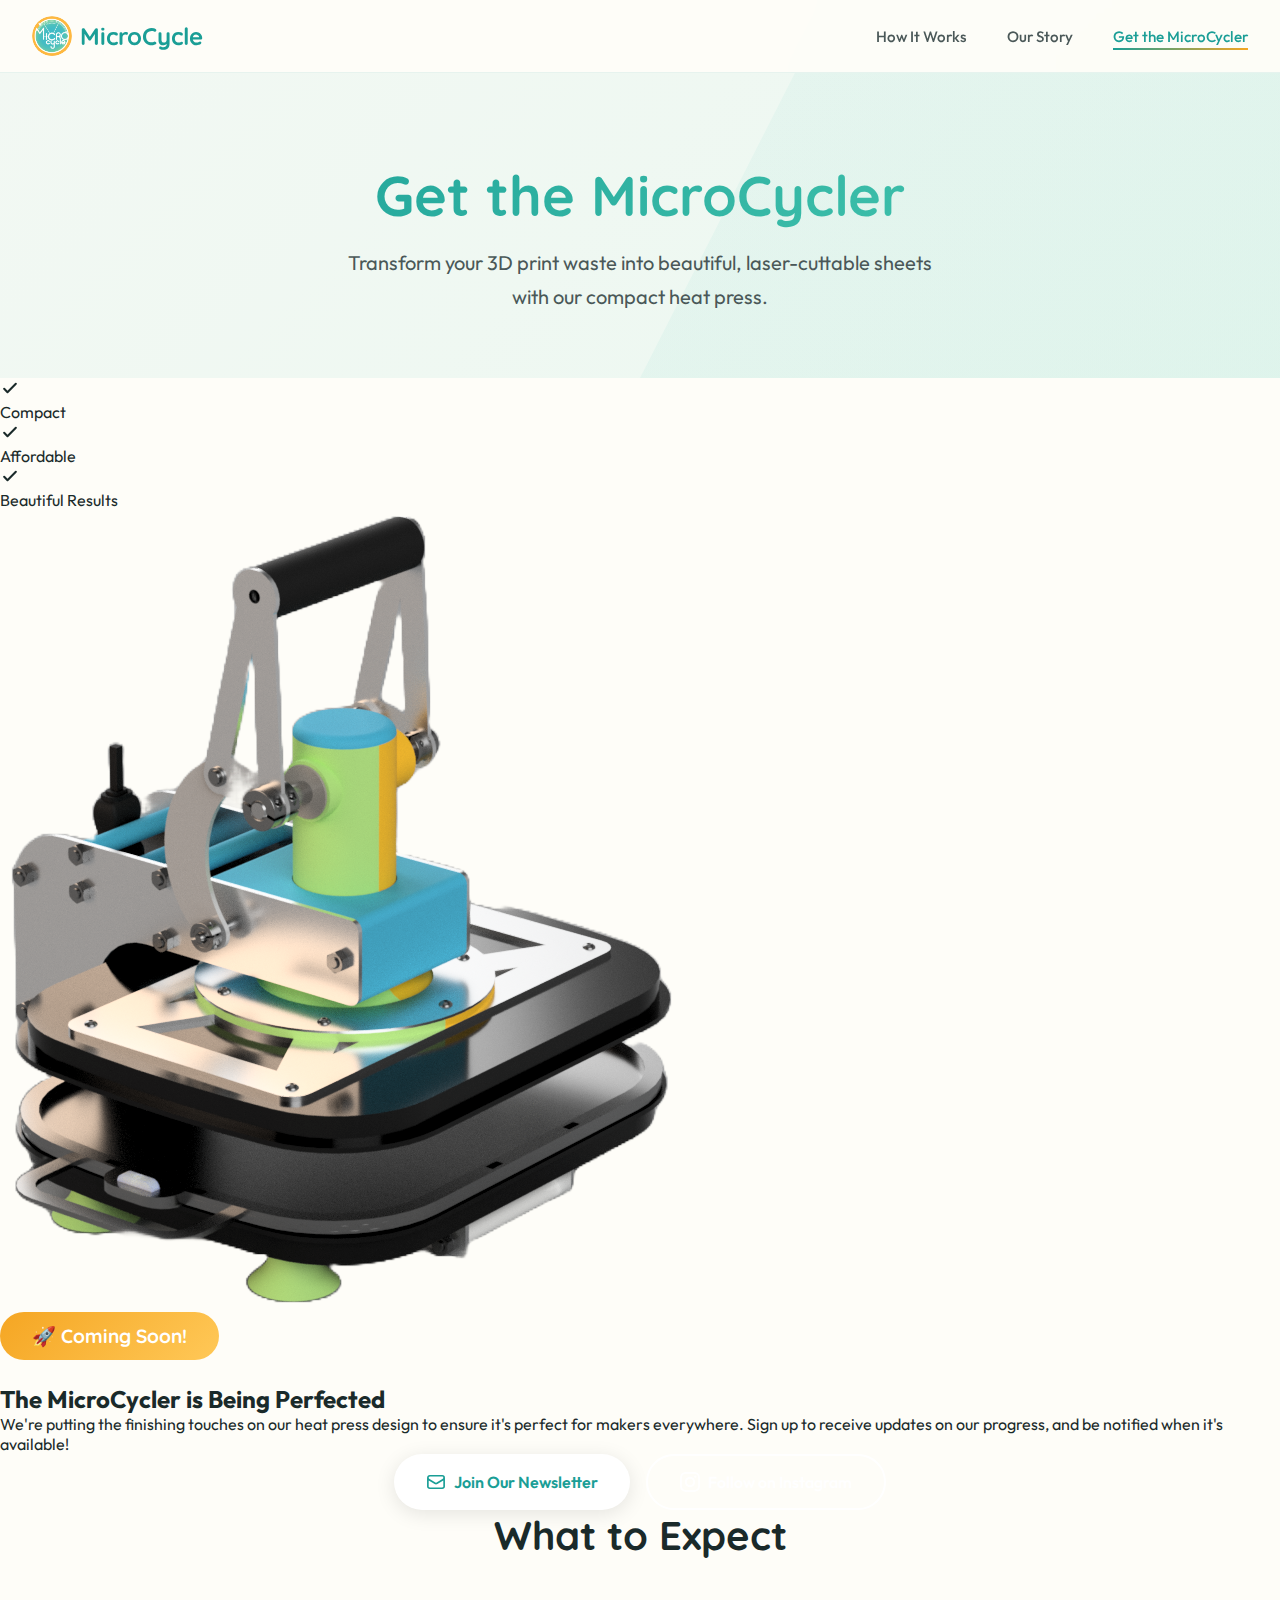
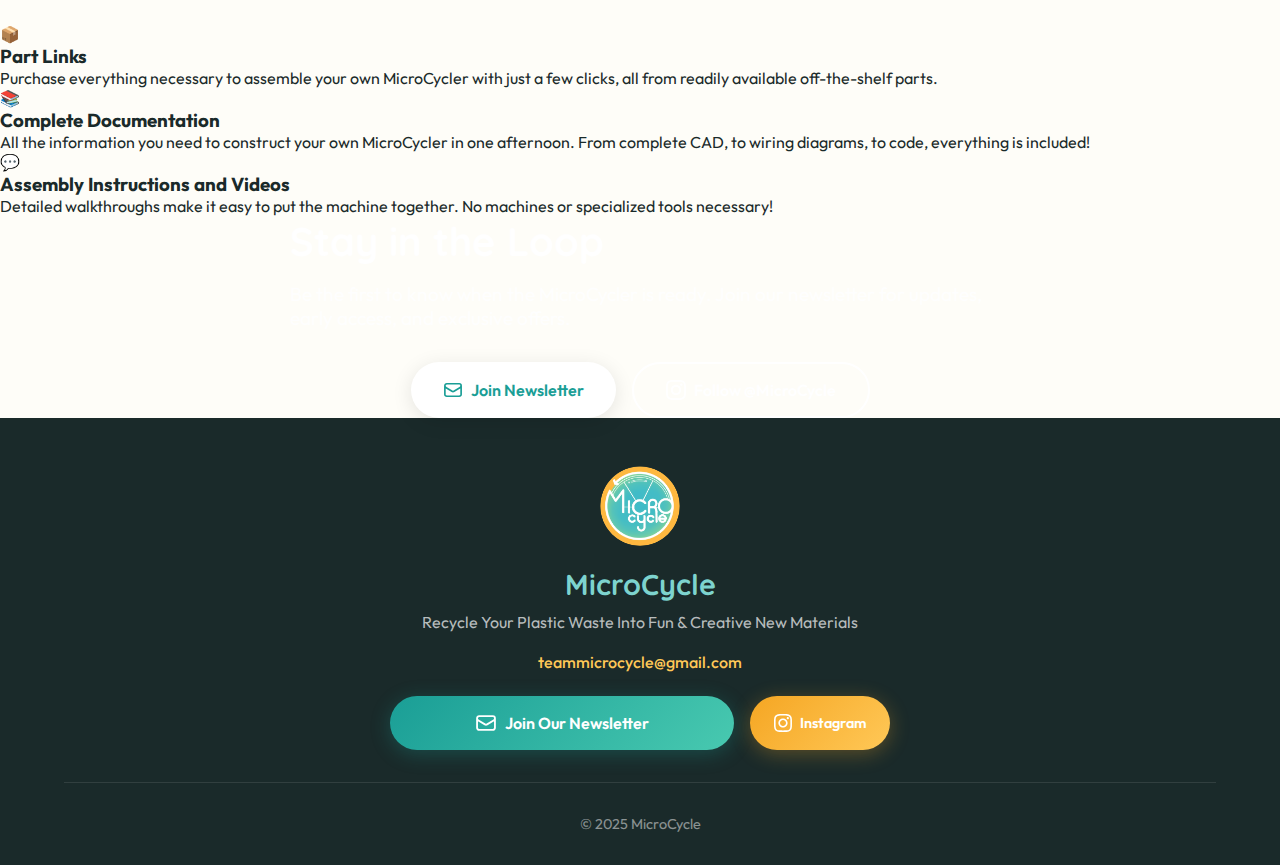
<file: get-the-microcycler.html>
<!DOCTYPE html>
<html lang="en">
<head>
    <meta charset="UTF-8">
    <meta name="viewport" content="width=device-width, initial-scale=1.0">
    <title>Get the MicroCycler - MicroCycle</title>
    <link rel="preconnect" href="https://fonts.googleapis.com">
    <link rel="preconnect" href="https://fonts.gstatic.com" crossorigin>
    <link href="https://fonts.googleapis.com/css2?family=Quicksand:wght@400;500;600;700&family=Outfit:wght@300;400;500;600;700&display=swap" rel="stylesheet">
    <link rel="stylesheet" href="styles.css">
    <link rel="icon" type="image/jpg" href="images\MicroCycle Logo Colorful.png"/>
</head>
<body>
    <!-- Navigation -->
    <nav id="navbar">
        <a href="index.html" class="nav-logo">
            <img src="images/MicroCycle Logo Colorful.png" alt="MicroCycle Logo" class="nav-logo-img">
            MicroCycle
        </a>
        <ul class="nav-links">
            <li><a href="how-it-works.html">How It Works</a></li>
            <li><a href="our-story.html">Our Story</a></li>
            <li><a href="get-the-microcycler.html" class="active">Get the MicroCycler</a></li>
        </ul>
        <button class="mobile-menu-btn" aria-label="Menu" onclick="toggleMobileMenu()">
            <span></span>
            <span></span>
            <span></span>
        </button>
    </nav>

    <!-- Mobile Menu -->
    <div class="mobile-menu" id="mobileMenu">
        <a href="how-it-works.html">How It Works</a>
        <a href="our-story.html">Our Story</a>
        <a href="get-the-microcycler.html">Get the MicroCycler</a>
    </div>

    <!-- Page Hero -->
    <section class="page-hero">
        <h1>Get the MicroCycler</h1>
        <p>Transform your 3D print waste into beautiful, laser-cuttable sheets with our compact heat press.</p>
    </section>

    <!-- Features Section - Two Column Layout -->
    <section class="features-two-col">
        <div class="features-content-wrapper">
            <div class="features-text-column">
                <ul class="features-list">
                    <li class="feature-item">
                        <div class="feature-bullet">
                            <svg width="20" height="20" fill="none" stroke="currentColor" stroke-width="2.5" viewBox="0 0 24 24">
                                <path stroke-linecap="round" stroke-linejoin="round" d="M5 13l4 4L19 7"/>
                            </svg>
                        </div>
                        <span>Compact</span>
                    </li>
                    <li class="feature-item">
                        <div class="feature-bullet">
                            <svg width="20" height="20" fill="none" stroke="currentColor" stroke-width="2.5" viewBox="0 0 24 24">
                                <path stroke-linecap="round" stroke-linejoin="round" d="M5 13l4 4L19 7"/>
                            </svg>
                        </div>
                        <span>Affordable</span>
                    </li>
                    <li class="feature-item">
                        <div class="feature-bullet">
                            <svg width="20" height="20" fill="none" stroke="currentColor" stroke-width="2.5" viewBox="0 0 24 24">
                                <path stroke-linecap="round" stroke-linejoin="round" d="M5 13l4 4L19 7"/>
                            </svg>
                        </div>
                        <span>Beautiful Results</span>
                    </li>
                </ul>
            </div>
            <div class="features-image-column">
                <div class="features-image-box">
                    <img src="images/MicroCycler.png" alt="The MicroCycler Heat Press">
                </div>
            </div>
        </div>
    </section>

    <!-- Coming Soon Section -->
    <section class="coming-soon-section-bg">
        <div class="coming-soon-bg-image"></div>
        <div class="coming-soon-overlay"></div>
        <div class="coming-soon-content">
            <div class="coming-soon-badge">🚀 Coming Soon!</div>
            <h2>The MicroCycler is Being Perfected</h2>
            <p>We're putting the finishing touches on our heat press design to ensure it's perfect for makers everywhere. Sign up to receive updates on our progress, and be notified when it's available!</p>
            
            <div class="coming-soon-buttons">
                <a href="https://forms.gle/fahSinRrnQpfNKUM6" target="_blank" rel="noopener noreferrer" class="btn-white">
                    <svg width="20" height="20" fill="none" stroke="currentColor" stroke-width="2" viewBox="0 0 24 24">
                        <path stroke-linecap="round" stroke-linejoin="round" d="M21.75 6.75v10.5a2.25 2.25 0 01-2.25 2.25h-15a2.25 2.25 0 01-2.25-2.25V6.75m19.5 0A2.25 2.25 0 0019.5 4.5h-15a2.25 2.25 0 00-2.25 2.25m19.5 0v.243a2.25 2.25 0 01-1.07 1.916l-7.5 4.615a2.25 2.25 0 01-2.36 0L3.32 8.91a2.25 2.25 0 01-1.07-1.916V6.75"/>
                    </svg>
                    Join Our Newsletter
                </a>
                <a href="https://www.instagram.com/micro.cycle/" target="_blank" rel="noopener noreferrer" class="btn-outline-white">
                    <svg width="20" height="20" fill="currentColor" viewBox="0 0 24 24">
                        <path d="M12 2.163c3.204 0 3.584.012 4.85.07 3.252.148 4.771 1.691 4.919 4.919.058 1.265.069 1.645.069 4.849 0 3.205-.012 3.584-.069 4.849-.149 3.225-1.664 4.771-4.919 4.919-1.266.058-1.644.07-4.85.07-3.204 0-3.584-.012-4.849-.07-3.26-.149-4.771-1.699-4.919-4.92-.058-1.265-.07-1.644-.07-4.849 0-3.204.013-3.583.07-4.849.149-3.227 1.664-4.771 4.919-4.919 1.266-.057 1.645-.069 4.849-.069zm0-2.163c-3.259 0-3.667.014-4.947.072-4.358.2-6.78 2.618-6.98 6.98-.059 1.281-.073 1.689-.073 4.948 0 3.259.014 3.668.072 4.948.2 4.358 2.618 6.78 6.98 6.98 1.281.058 1.689.072 4.948.072 3.259 0 3.668-.014 4.948-.072 4.354-.2 6.782-2.618 6.979-6.98.059-1.28.073-1.689.073-4.948 0-3.259-.014-3.667-.072-4.947-.196-4.354-2.617-6.78-6.979-6.98-1.281-.059-1.69-.073-4.949-.073zm0 5.838c-3.403 0-6.162 2.759-6.162 6.162s2.759 6.163 6.162 6.163 6.162-2.759 6.162-6.163c0-3.403-2.759-6.162-6.162-6.162zm0 10.162c-2.209 0-4-1.79-4-4 0-2.209 1.791-4 4-4s4 1.791 4 4c0 2.21-1.791 4-4 4zm6.406-11.845c-.796 0-1.441.645-1.441 1.44s.645 1.44 1.441 1.44c.795 0 1.439-.645 1.439-1.44s-.644-1.44-1.439-1.44z"/>
                    </svg>
                    Follow on Instagram
                </a>
            </div>
        </div>
    </section>

    <!-- What to Expect Section -->
    <section class="what-to-expect">
        <div class="section-header">
            <h2>What to Expect</h2>
        </div>
        <div class="expect-grid">
            <div class="expect-card">
                <div class="expect-icon">📦</div>
                <h3>Part Links</h3>
                <p>Purchase everything necessary to assemble your own MicroCycler with just a few clicks, all from readily available off-the-shelf parts.</p>
            </div>
            <div class="expect-card">
                <div class="expect-icon">📚</div>
                <h3>Complete Documentation</h3>
                <p>All the information you need to construct your own MicroCycler in one afternoon. From complete CAD, to wiring diagrams, to code, everything is included!</p>
            </div>
            <div class="expect-card">
                <div class="expect-icon">💬</div>
                <h3>Assembly Instructions and Videos</h3>
                <p>Detailed walkthroughs make it easy to put the machine together. No machines or specialized tools necessary!</p>
            </div>
        </div>
    </section>

    <!-- CTA Section with Background Image -->
    <section class="cta-section-bg">
        <div class="cta-bg-image"></div>
        <div class="cta-overlay"></div>
        <div class="cta-content">
            <h2>Stay in the Loop</h2>
            <p>Be the first to know when the MicroCycler is ready. Join our newsletter for updates, early access, and exclusive offers.</p>
            <div class="cta-buttons">
                <a href="https://forms.gle/fahSinRrnQpfNKUM6" target="_blank" rel="noopener noreferrer" class="btn-white">
                    <svg width="20" height="20" fill="none" stroke="currentColor" stroke-width="2" viewBox="0 0 24 24">
                        <path stroke-linecap="round" stroke-linejoin="round" d="M21.75 6.75v10.5a2.25 2.25 0 01-2.25 2.25h-15a2.25 2.25 0 01-2.25-2.25V6.75m19.5 0A2.25 2.25 0 0019.5 4.5h-15a2.25 2.25 0 00-2.25 2.25m19.5 0v.243a2.25 2.25 0 01-1.07 1.916l-7.5 4.615a2.25 2.25 0 01-2.36 0L3.32 8.91a2.25 2.25 0 01-1.07-1.916V6.75"/>
                    </svg>
                    Join Newsletter
                </a>
                <a href="https://www.instagram.com/micro.cycle/" target="_blank" rel="noopener noreferrer" class="btn-outline-white">
                    <svg width="20" height="20" fill="currentColor" viewBox="0 0 24 24">
                        <path d="M12 2.163c3.204 0 3.584.012 4.85.07 3.252.148 4.771 1.691 4.919 4.919.058 1.265.069 1.645.069 4.849 0 3.205-.012 3.584-.069 4.849-.149 3.225-1.664 4.771-4.919 4.919-1.266.058-1.644.07-4.85.07-3.204 0-3.584-.012-4.849-.07-3.26-.149-4.771-1.699-4.919-4.92-.058-1.265-.07-1.644-.07-4.849 0-3.204.013-3.583.07-4.849.149-3.227 1.664-4.771 4.919-4.919 1.266-.057 1.645-.069 4.849-.069zm0-2.163c-3.259 0-3.667.014-4.947.072-4.358.2-6.78 2.618-6.98 6.98-.059 1.281-.073 1.689-.073 4.948 0 3.259.014 3.668.072 4.948.2 4.358 2.618 6.78 6.98 6.98 1.281.058 1.689.072 4.948.072 3.259 0 3.668-.014 4.948-.072 4.354-.2 6.782-2.618 6.979-6.98.059-1.28.073-1.689.073-4.948 0-3.259-.014-3.667-.072-4.947-.196-4.354-2.617-6.78-6.979-6.98-1.281-.059-1.69-.073-4.949-.073zm0 5.838c-3.403 0-6.162 2.759-6.162 6.162s2.759 6.163 6.162 6.163 6.162-2.759 6.162-6.163c0-3.403-2.759-6.162-6.162-6.162zm0 10.162c-2.209 0-4-1.79-4-4 0-2.209 1.791-4 4-4s4 1.791 4 4c0 2.21-1.791 4-4 4zm6.406-11.845c-.796 0-1.441.645-1.441 1.44s.645 1.44 1.441 1.44c.795 0 1.439-.645 1.439-1.44s-.644-1.44-1.439-1.44z"/>
                    </svg>
                    Follow @MicroCycle
                </a>
            </div>
        </div>
    </section>

    <!-- Footer -->
    <footer>
        <div class="footer-simple">
            <img src="images/MicroCycle Logo Colorful.png" alt="MicroCycle Logo" class="footer-logo">
            <h3>MicroCycle</h3>
            <p class="footer-tagline">Recycle Your Plastic Waste Into Fun & Creative New Materials</p>
            <a href="mailto:teammicrocycle@gmail.com" class="footer-email">teammicrocycle@gmail.com</a>
            <div style="display: flex; gap: 1rem; justify-content: center; margin-top: 1.5rem; flex-wrap: wrap;">
                <a href="https://forms.gle/fahSinRrnQpfNKUM6" target="_blank" rel="noopener noreferrer" class="btn-primary" style="flex: 1; min-width: 200px; justify-content: center;">
                    <svg width="22" height="22" fill="none" stroke="currentColor" stroke-width="2" viewBox="0 0 24 24">
                        <path stroke-linecap="round" stroke-linejoin="round" d="M21.75 6.75v10.5a2.25 2.25 0 01-2.25 2.25h-15a2.25 2.25 0 01-2.25-2.25V6.75m19.5 0A2.25 2.25 0 0019.5 4.5h-15a2.25 2.25 0 00-2.25 2.25m19.5 0v.243a2.25 2.25 0 01-1.07 1.916l-7.5 4.615a2.25 2.25 0 01-2.36 0L3.32 8.91a2.25 2.25 0 01-1.07-1.916V6.75"/>
                    </svg>
                    Join Our Newsletter
                </a>
                <a href="https://www.instagram.com/micro.cycle/" target="_blank" rel="noopener noreferrer" class="btn-orange" style="padding: 0.75rem 1.5rem; font-size: 0.9rem;">
                    <svg width="18" height="18" fill="currentColor" viewBox="0 0 24 24">
                        <path d="M12 2.163c3.204 0 3.584.012 4.85.07 3.252.148 4.771 1.691 4.919 4.919.058 1.265.069 1.645.069 4.849 0 3.205-.012 3.584-.069 4.849-.149 3.225-1.664 4.771-4.919 4.919-1.266.058-1.644.07-4.85.07-3.204 0-3.584-.012-4.849-.07-3.26-.149-4.771-1.699-4.919-4.92-.058-1.265-.07-1.644-.07-4.849 0-3.204.013-3.583.07-4.849.149-3.227 1.664-4.771 4.919-4.919 1.266-.057 1.645-.069 4.849-.069zm0-2.163c-3.259 0-3.667.014-4.947.072-4.358.2-6.78 2.618-6.98 6.98-.059 1.281-.073 1.689-.073 4.948 0 3.259.014 3.668.072 4.948.2 4.358 2.618 6.78 6.98 6.98 1.281.058 1.689.072 4.948.072 3.259 0 3.668-.014 4.948-.072 4.354-.2 6.782-2.618 6.979-6.98.059-1.28.073-1.689.073-4.948 0-3.259-.014-3.667-.072-4.947-.196-4.354-2.617-6.78-6.979-6.98-1.281-.059-1.69-.073-4.949-.073zm0 5.838c-3.403 0-6.162 2.759-6.162 6.162s2.759 6.163 6.162 6.163 6.162-2.759 6.162-6.163c0-3.403-2.759-6.162-6.162-6.162zm0 10.162c-2.209 0-4-1.79-4-4 0-2.209 1.791-4 4-4s4 1.791 4 4c0 2.21-1.791 4-4 4zm6.406-11.845c-.796 0-1.441.645-1.441 1.44s.645 1.44 1.441 1.44c.795 0 1.439-.645 1.439-1.44s-.644-1.44-1.439-1.44z"/>
                    </svg>
                    Instagram
                </a>
            </div>
        </div>
        <div class="footer-bottom">
            <p>© 2025 MicroCycle</p>
        </div>
    </footer>

    <script>
        // Navbar scroll effect
        window.addEventListener('scroll', function() {
            const nav = document.getElementById('navbar');
            if (window.scrollY > 50) {
                nav.classList.add('scrolled');
            } else {
                nav.classList.remove('scrolled');
            }
        });

        // Mobile menu toggle
        function toggleMobileMenu() {
            const menu = document.getElementById('mobileMenu');
            menu.classList.toggle('active');
        }
    </script>
</body>
</html>
</file>
<file: styles.css>
:root {
    --teal-dark: #1a9e96;
    --teal-mid: #3dbdb4;
    --teal-light: #7dd3ce;
    --turquoise: #48c9b0;
    --orange: #f5a623;
    --orange-light: #ffc857;
    --cream: #fefdf8;
    --dark: #1a2a2a;
    --gray: #4a5858;
}

* {
    margin: 0;
    padding: 0;
    box-sizing: border-box;
}

html {
    scroll-behavior: smooth;
}

body {
    font-family: 'Outfit', sans-serif;
    background: var(--cream);
    color: var(--dark);
    overflow-x: hidden;
}

/* Navigation */
nav {
    position: fixed;
    top: 0;
    left: 0;
    right: 0;
    z-index: 1000;
    padding: 1rem 2rem;
    display: flex;
    justify-content: space-between;
    align-items: center;
    background: rgba(254, 253, 248, 0.95);
    backdrop-filter: blur(10px);
    border-bottom: 1px solid rgba(26, 158, 150, 0.1);
    transition: all 0.3s ease;
}

nav.scrolled {
    padding: 0.7rem 2rem;
    box-shadow: 0 4px 30px rgba(26, 158, 150, 0.1);
}

.nav-logo {
    display: flex;
    align-items: center;
    gap: 0.5rem;
    font-family: 'Quicksand', sans-serif;
    font-weight: 700;
    font-size: 1.5rem;
    color: var(--teal-dark);
    text-decoration: none;
}

.nav-logo-img {
    width: 40px;
    height: 40px;
    border-radius: 50%;
    object-fit: cover;
}

.nav-links {
    display: flex;
    gap: 2.5rem;
    list-style: none;
}

.nav-links a {
    text-decoration: none;
    color: var(--gray);
    font-weight: 500;
    font-size: 0.95rem;
    position: relative;
    transition: color 0.3s ease;
}

.nav-links a::after {
    content: '';
    position: absolute;
    bottom: -4px;
    left: 0;
    width: 0;
    height: 2px;
    background: linear-gradient(90deg, var(--teal-dark), var(--orange));
    transition: width 0.3s ease;
}

.nav-links a:hover {
    color: var(--teal-dark);
}

.nav-links a:hover::after {
    width: 100%;
}

.nav-links a.active {
    color: var(--teal-dark);
}

.nav-links a.active::after {
    width: 100%;
}

.nav-cta {
    background: linear-gradient(135deg, var(--orange), var(--orange-light));
    color: white;
    padding: 0.7rem 1.5rem;
    border-radius: 30px;
    text-decoration: none;
    font-weight: 600;
    font-size: 0.9rem;
    transition: all 0.3s ease;
    box-shadow: 0 4px 15px rgba(245, 166, 35, 0.3);
}

.nav-cta:hover {
    transform: translateY(-2px);
    box-shadow: 0 6px 20px rgba(245, 166, 35, 0.4);
}

/* Mobile Menu */
.mobile-menu {
    display: none;
    position: fixed;
    top: 70px;
    left: 0;
    right: 0;
    background: rgba(254, 253, 248, 0.98);
    backdrop-filter: blur(10px);
    padding: 1rem 2rem;
    flex-direction: column;
    gap: 1rem;
    z-index: 999;
    border-bottom: 1px solid rgba(26, 158, 150, 0.1);
    transform: translateY(-100%);
    opacity: 0;
    transition: all 0.3s ease;
}

.mobile-menu.active {
    transform: translateY(0);
    opacity: 1;
}

.mobile-menu a {
    text-decoration: none;
    color: var(--gray);
    font-weight: 500;
    padding: 0.5rem 0;
    border-bottom: 1px solid rgba(26, 158, 150, 0.1);
}

.mobile-menu a:hover {
    color: var(--teal-dark);
}

/* Hero Section */
.hero {
    min-height: 100vh;
    display: flex;
    align-items: center;
    padding: 8rem 5% 4rem;
    position: relative;
    overflow: hidden;
}

.hero-bg {
    position: absolute;
    top: 0;
    right: 0;
    width: 60%;
    height: 100%;
    background: linear-gradient(135deg, var(--teal-light) 0%, var(--turquoise) 50%, var(--teal-dark) 100%);
    clip-path: polygon(25% 0, 100% 0, 100% 100%, 0% 100%);
    opacity: 0.15;
}

.hero-content {
    max-width: 600px;
    z-index: 10;
    animation: fadeInUp 1s ease;
}

@keyframes fadeInUp {
    from {
        opacity: 0;
        transform: translateY(30px);
    }
    to {
        opacity: 1;
        transform: translateY(0);
    }
}

.hero-brand {
    display: flex;
    align-items: center;
    gap: 1rem;
    margin-bottom: 1.5rem;
}

.hero-logo {
    width: 80px;
    height: 80px;
    border-radius: 50%;
    object-fit: cover;
}

.hero h1 {
    font-family: 'Quicksand', sans-serif;
    font-size: 4rem;
    font-weight: 700;
    line-height: 1.1;
    margin: 0;
    background: linear-gradient(135deg, var(--teal-dark), var(--turquoise));
    -webkit-background-clip: text;
    -webkit-text-fill-color: transparent;
    background-clip: text;
}

.hero p {
    font-size: 1.25rem;
    color: var(--gray);
    line-height: 1.7;
    margin-bottom: 2rem;
}

.hero-buttons {
    display: flex;
    gap: 1rem;
    flex-wrap: wrap;
}

.hero-heat-press {
    position: absolute;
    right: 8%;
    top: 50%;
    transform: translateY(-50%);
    width: 500px;
    height: 500px;
    z-index: 1;
    opacity: 0.15;
    animation: floatBg 8s ease-in-out infinite;
}

.hero-heat-press img {
    width: 100%;
    height: 100%;
    object-fit: contain;
}

@keyframes floatBg {
    0%, 100% { transform: translateY(-50%) scale(1); }
    50% { transform: translateY(calc(-50% - 15px)) scale(1.02); }
}

/* Buttons */
.btn-primary {
    background: linear-gradient(135deg, var(--teal-dark), var(--turquoise));
    color: white;
    padding: 1rem 2rem;
    border-radius: 50px;
    text-decoration: none;
    font-weight: 600;
    display: inline-flex;
    align-items: center;
    gap: 0.5rem;
    transition: all 0.3s ease;
    box-shadow: 0 4px 20px rgba(26, 158, 150, 0.3);
    border: none;
    cursor: pointer;
    font-size: 1rem;
}

.btn-primary:hover {
    transform: translateY(-3px);
    box-shadow: 0 8px 30px rgba(26, 158, 150, 0.4);
}

.btn-secondary {
    background: transparent;
    color: var(--teal-dark);
    padding: 1rem 2rem;
    border-radius: 50px;
    text-decoration: none;
    font-weight: 600;
    border: 2px solid var(--teal-dark);
    transition: all 0.3s ease;
    display: inline-flex;
    align-items: center;
    gap: 0.5rem;
    cursor: pointer;
    font-size: 1rem;
}

.btn-secondary:hover {
    background: var(--teal-dark);
    color: white;
}

.btn-white {
    background: white;
    color: var(--teal-dark);
    padding: 1rem 2rem;
    border-radius: 50px;
    text-decoration: none;
    font-weight: 600;
    transition: all 0.3s ease;
    box-shadow: 0 4px 20px rgba(0,0,0,0.1);
    display: inline-flex;
    align-items: center;
    gap: 0.5rem;
}

.btn-white:hover {
    transform: translateY(-3px);
    box-shadow: 0 8px 30px rgba(0,0,0,0.15);
}

.btn-outline-white {
    background: transparent;
    color: white;
    padding: 1rem 2rem;
    border-radius: 50px;
    text-decoration: none;
    font-weight: 600;
    border: 2px solid white;
    transition: all 0.3s ease;
    display: inline-flex;
    align-items: center;
    gap: 0.5rem;
}

.btn-outline-white:hover {
    background: white;
    color: var(--teal-dark);
}

.btn-orange {
    background: linear-gradient(135deg, var(--orange), var(--orange-light));
    color: white;
    padding: 1rem 2rem;
    border-radius: 50px;
    text-decoration: none;
    font-weight: 600;
    transition: all 0.3s ease;
    box-shadow: 0 4px 20px rgba(245, 166, 35, 0.3);
    display: inline-flex;
    align-items: center;
    gap: 0.5rem;
}

.btn-orange:hover {
    transform: translateY(-3px);
    box-shadow: 0 8px 30px rgba(245, 166, 35, 0.4);
}

/* Problem Intro Section */
.problem-intro {
    padding: 4rem 5% 4rem;
    background: white;
}

.problem-intro .section-header {
    margin-bottom: 3rem;
}

.problem-intro .section-header h2 {
    color: var(--orange);
}

.problem-content {
    display: flex;
    gap: 2rem;
    max-width: 1000px;
    margin: 1rem auto 0;
    align-items: stretch;
}

.problem-image-box {
    flex: 1.5;
    min-height: 300px;
    background: linear-gradient(135deg, rgba(26, 158, 150, 0.1), rgba(72, 201, 176, 0.15));
    border-radius: 20px;
    display: flex;
    align-items: center;
    justify-content: center;
    overflow: hidden;
}

.problem-image-box img {
    width: 100%;
    height: 100%;
    object-fit: cover;
}

.problem-image-box svg {
    width: 60px;
    height: 60px;
    color: var(--teal-dark);
    opacity: 0.4;
}

.problem-stats-box {
    flex: 1;
    padding: 1rem;
    display: flex;
    flex-direction: column;
    justify-content: center;
    gap: 1.5rem;
}

.problem-stats-box .stat-item {
    text-align: center;
}

.problem-stats-box .stat-number {
    font-family: 'Quicksand', sans-serif;
    font-size: 2.2rem;
    font-weight: 700;
    display: block;
    color: var(--teal-dark);
}

.problem-stats-box .stat-label {
    font-size: 0.9rem;
    color: var(--gray);
}

/* Solution Section */
.solution-section {
    padding: 2rem 5%;
    background: linear-gradient(135deg, var(--teal-dark), var(--turquoise));
    display: flex;
    align-items: center;
    justify-content: center;
}

.solution-section .section-header {
    margin-bottom: 0;
}

.solution-section .section-header h2 {
    color: white;
    margin-bottom: 0;
}

/* Section Headers */
.section-header {
    text-align: center;
    max-width: 700px;
    margin: 0 auto 4rem;
}

.problem-intro .section-header {
    margin-bottom: 0;
}

.section-tag {
    display: inline-block;
    background: linear-gradient(135deg, var(--orange), var(--orange-light));
    color: white;
    padding: 0.5rem 1rem;
    border-radius: 20px;
    font-size: 0.85rem;
    font-weight: 600;
    margin-bottom: 1rem;
}

.section-header h2 {
    font-family: 'Quicksand', sans-serif;
    font-size: 2.5rem;
    font-weight: 700;
    color: var(--dark);
    margin-bottom: 1rem;
}

.section-header h2.smaller-header {
    font-size: 2rem;
}

.section-header p {
    color: var(--gray);
    font-size: 1.1rem;
    line-height: 1.7;
}

.section-cta {
    text-align: center;
    margin-top: 3rem;
}

/* How It Works */
.how-it-works {
    padding: 6rem 5%;
    background: var(--cream);
}

.steps-container {
    display: grid;
    grid-template-columns: repeat(3, 1fr);
    gap: 2rem;
    max-width: 1200px;
    margin: 0 auto;
}

.step-card {
    background: white;
    border-radius: 24px;
    padding: 2.5rem;
    text-align: center;
    position: relative;
    transition: all 0.4s ease;
    box-shadow: 0 10px 40px rgba(26, 158, 150, 0.08);
    border: 3px solid transparent;
    overflow: hidden;
}

.step-card:hover {
    transform: translateY(-10px);
    box-shadow: 0 20px 50px rgba(26, 158, 150, 0.15);
    border-color: var(--orange);
}

.step-card-content {
    position: relative;
    z-index: 2;
}

.step-number {
    position: absolute;
    top: -15px;
    left: 50%;
    transform: translateX(-50%);
    width: 40px;
    height: 40px;
    background: linear-gradient(135deg, var(--orange), var(--orange-light));
    border-radius: 50%;
    display: flex;
    align-items: center;
    justify-content: center;
    color: white;
    font-weight: 700;
    font-size: 1.1rem;
    box-shadow: 0 4px 15px rgba(245, 166, 35, 0.4);
}

.step-icon {
    width: 100px;
    height: 100px;
    margin: 1rem auto 1.5rem;
    background: linear-gradient(135deg, rgba(26, 158, 150, 0.1), rgba(72, 201, 176, 0.2));
    border-radius: 50%;
    display: flex;
    align-items: center;
    justify-content: center;
}

.step-icon svg {
    width: 50px;
    height: 50px;
    color: var(--teal-dark);
}

.step-card h3 {
    font-family: 'Quicksand', sans-serif;
    font-size: 1.5rem;
    font-weight: 700;
    color: var(--dark);
    margin-bottom: 1rem;
}

.step-card p {
    color: var(--gray);
    line-height: 1.6;
}

/* Calculator Section */
.calculator-section {
    padding: 6rem 5%;
    background: linear-gradient(180deg, white, var(--cream));
}

.calculator-container {
    max-width: 800px;
    margin: 0 auto;
    background: white;
    border-radius: 30px;
    padding: 3rem;
    box-shadow: 0 20px 60px rgba(26, 158, 150, 0.1);
    border: 1px solid rgba(26, 158, 150, 0.1);
}

.calculator-header {
    text-align: center;
    margin-bottom: 2rem;
}

.calculator-header h3 {
    font-family: 'Quicksand', sans-serif;
    font-size: 1.8rem;
    font-weight: 700;
    color: var(--dark);
}

.input-group {
    margin-bottom: 1.5rem;
}

.input-group label {
    display: block;
    font-weight: 500;
    color: var(--gray);
    margin-bottom: 0.5rem;
}

.input-row {
    display: flex;
    gap: 1rem;
}

.input-row .input-group {
    flex: 1;
}

input[type="range"] {
    width: 100%;
    height: 8px;
    border-radius: 4px;
    background: linear-gradient(90deg, var(--teal-light), var(--teal-dark));
    outline: none;
    -webkit-appearance: none;
}

input[type="range"]::-webkit-slider-thumb {
    -webkit-appearance: none;
    width: 24px;
    height: 24px;
    border-radius: 50%;
    background: var(--orange);
    cursor: pointer;
    box-shadow: 0 2px 10px rgba(245, 166, 35, 0.4);
}

input[type="range"]::-moz-range-thumb {
    width: 24px;
    height: 24px;
    border-radius: 50%;
    background: var(--orange);
    cursor: pointer;
    box-shadow: 0 2px 10px rgba(245, 166, 35, 0.4);
    border: none;
}

.range-value {
    text-align: center;
    font-size: 1.5rem;
    font-weight: 700;
    color: var(--teal-dark);
    margin-top: 0.5rem;
}

.results-display {
    background: linear-gradient(135deg, rgba(26, 158, 150, 0.05), rgba(72, 201, 176, 0.1));
    border-radius: 20px;
    padding: 2rem;
    margin-top: 2rem;
    text-align: center;
}

.result-item {
    margin-bottom: 1rem;
}

.result-item:last-child {
    margin-bottom: 0;
}

.result-value {
    font-family: 'Quicksand', sans-serif;
    font-size: 2.5rem;
    font-weight: 700;
    color: var(--teal-dark);
}

.result-label {
    color: var(--gray);
    font-size: 1rem;
}

.result-highlight {
    background: linear-gradient(135deg, var(--orange), var(--orange-light));
    -webkit-background-clip: text;
    -webkit-text-fill-color: transparent;
    background-clip: text;
}

/* Gallery Section */
.gallery-section {
    padding: 6rem 5%;
    background: var(--cream);
}

.gallery-grid {
    display: grid;
    grid-template-columns: repeat(4, 1fr);
    gap: 1.5rem;
    max-width: 1200px;
    margin: 0 auto;
}

.gallery-item {
    aspect-ratio: 1;
    border-radius: 20px;
    overflow: hidden;
    position: relative;
    cursor: pointer;
    transition: all 0.4s ease;
}

.gallery-item:hover {
    transform: scale(1.05);
    z-index: 10;
}

.gallery-item img {
    width: 100%;
    height: 100%;
    object-fit: cover;
    transition: all 0.4s ease;
}

.gallery-placeholder {
    width: 100%;
    height: 100%;
    background: linear-gradient(135deg, var(--teal-light), var(--turquoise));
    display: flex;
    align-items: center;
    justify-content: center;
}

.gallery-placeholder svg {
    width: 40%;
    height: 40%;
    color: white;
    opacity: 0.5;
}

/* CTA Section */
.cta-section {
    padding: 6rem 5%;
    background: linear-gradient(135deg, var(--teal-dark), var(--turquoise));
    text-align: center;
    position: relative;
    overflow: hidden;
}

.cta-section::before {
    content: '';
    position: absolute;
    top: -50%;
    left: -50%;
    width: 200%;
    height: 200%;
    background: radial-gradient(circle, rgba(255,255,255,0.1) 0%, transparent 70%);
    animation: pulse 8s ease-in-out infinite;
}

@keyframes pulse {
    0%, 100% { transform: scale(1); opacity: 0.5; }
    50% { transform: scale(1.2); opacity: 0.3; }
}

.cta-content {
    position: relative;
    z-index: 10;
    max-width: 700px;
    margin: 0 auto;
}

.cta-content h2 {
    font-family: 'Quicksand', sans-serif;
    font-size: 2.5rem;
    font-weight: 700;
    color: white;
    margin-bottom: 1rem;
}

.cta-content p {
    color: rgba(255,255,255,0.9);
    font-size: 1.2rem;
    margin-bottom: 2rem;
}

.cta-buttons {
    display: flex;
    gap: 1rem;
    justify-content: center;
    flex-wrap: wrap;
}

/* Footer */
footer {
    background: var(--dark);
    color: white;
    padding: 3rem 5% 2rem;
}

.footer-simple {
    text-align: center;
    max-width: 500px;
    margin: 0 auto 2rem;
}

.footer-logo {
    width: 80px;
    height: 80px;
    border-radius: 50%;
    margin-bottom: 1rem;
}

.footer-simple h3 {
    font-family: 'Quicksand', sans-serif;
    font-size: 1.8rem;
    font-weight: 700;
    margin-bottom: 0.5rem;
    color: var(--teal-light);
}

.footer-tagline {
    color: rgba(255,255,255,0.7);
    line-height: 1.6;
    margin-bottom: 1rem;
}

.footer-email {
    color: var(--orange-light);
    text-decoration: none;
    font-weight: 500;
    transition: color 0.3s ease;
}

.footer-email:hover {
    color: var(--orange);
}

.footer-bottom {
    border-top: 1px solid rgba(255,255,255,0.1);
    padding-top: 2rem;
    text-align: center;
    color: rgba(255,255,255,0.5);
    font-size: 0.9rem;
}

.footer-bottom a {
    color: var(--teal-light);
    text-decoration: none;
}

/* Mobile Menu */
.mobile-menu-btn {
    display: none;
    background: none;
    border: none;
    cursor: pointer;
    padding: 0.5rem;
}

.mobile-menu-btn span {
    display: block;
    width: 25px;
    height: 3px;
    background: var(--teal-dark);
    margin: 5px 0;
    border-radius: 2px;
    transition: all 0.3s ease;
}

/* Page Hero (for internal pages) */
.page-hero {
    padding: 10rem 5% 4rem;
    background: linear-gradient(135deg, rgba(26, 158, 150, 0.05), rgba(72, 201, 176, 0.1));
    text-align: center;
    position: relative;
    overflow: hidden;
}

.page-hero::before {
    content: '';
    position: absolute;
    top: 0;
    right: 0;
    width: 50%;
    height: 100%;
    background: linear-gradient(135deg, var(--teal-light), var(--turquoise));
    opacity: 0.08;
    clip-path: polygon(30% 0, 100% 0, 100% 100%, 0% 100%);
}

.page-hero h1 {
    font-family: 'Quicksand', sans-serif;
    font-size: 3.5rem;
    font-weight: 700;
    background: linear-gradient(135deg, var(--teal-dark), var(--turquoise));
    -webkit-background-clip: text;
    -webkit-text-fill-color: transparent;
    background-clip: text;
    margin-bottom: 1rem;
    position: relative;
    z-index: 1;
}

.page-hero p {
    font-size: 1.25rem;
    color: var(--gray);
    max-width: 600px;
    margin: 0 auto;
    line-height: 1.7;
    position: relative;
    z-index: 1;
}

/* Content Sections for internal pages */
.content-section {
    padding: 5rem 5%;
}

.content-section.alt-bg {
    background: white;
}

.content-section.teal-bg {
    background: linear-gradient(135deg, var(--teal-dark), var(--turquoise));
    color: white;
}

.content-section.teal-bg h2,
.content-section.teal-bg h3 {
    color: white;
}

.content-section.teal-bg p {
    color: rgba(255,255,255,0.9);
}

.content-wrapper {
    max-width: 1200px;
    margin: 0 auto;
}

/* Image Placeholders */
.image-placeholder {
    background: linear-gradient(135deg, rgba(26, 158, 150, 0.1), rgba(72, 201, 176, 0.15));
    border-radius: 20px;
    display: flex;
    align-items: center;
    justify-content: center;
    overflow: hidden;
    position: relative;
}

.image-placeholder svg {
    width: 60px;
    height: 60px;
    color: var(--teal-dark);
    opacity: 0.4;
}

.image-placeholder img {
    width: 100%;
    height: 100%;
    object-fit: cover;
}

.image-placeholder-text {
    position: absolute;
    bottom: 1rem;
    left: 1rem;
    background: rgba(26, 158, 150, 0.9);
    color: white;
    padding: 0.5rem 1rem;
    border-radius: 10px;
    font-size: 0.85rem;
    font-weight: 500;
}

/* Grid layouts */
.two-col-grid {
    display: grid;
    grid-template-columns: 1fr 1fr;
    gap: 3rem;
    align-items: center;
}

.three-col-grid {
    display: grid;
    grid-template-columns: repeat(3, 1fr);
    gap: 2rem;
}

/* Team Section */
.team-photo-container {
    max-width: 800px;
    margin: 0 auto 4rem;
}

.team-photo {
    width: 100%;
    aspect-ratio: 16/10;
    border-radius: 30px;
    overflow: hidden;
    box-shadow: 0 20px 60px rgba(26, 158, 150, 0.15);
}

.team-members {
    display: flex;
    justify-content: center;
    gap: 4rem;
    flex-wrap: wrap;
    margin-top: 3rem;
}

.team-member {
    text-align: center;
}

.team-member-avatar {
    width: 120px;
    height: 120px;
    border-radius: 50%;
    margin: 0 auto 1rem;
    border: 4px solid var(--teal-light);
}

.team-member h4 {
    font-family: 'Quicksand', sans-serif;
    font-size: 1.3rem;
    font-weight: 700;
    color: var(--dark);
    margin-bottom: 0.25rem;
}

.team-member p {
    color: var(--gray);
    font-size: 0.95rem;
}

/* Timeline */
.timeline {
    position: relative;
    max-width: 800px;
    margin: 0 auto;
    padding-left: 3rem;
}

.timeline::before {
    content: '';
    position: absolute;
    left: 0;
    top: 0;
    bottom: 0;
    width: 4px;
    background: linear-gradient(to bottom, var(--teal-dark), var(--turquoise), var(--orange));
    border-radius: 2px;
}

.timeline-item {
    position: relative;
    padding-bottom: 3rem;
    padding-left: 2rem;
}

.timeline-item:last-child {
    padding-bottom: 0;
}

.timeline-item::before {
    content: '';
    position: absolute;
    left: -3rem;
    top: 0;
    width: 20px;
    height: 20px;
    background: var(--orange);
    border-radius: 50%;
    border: 4px solid var(--cream);
    box-shadow: 0 0 0 4px var(--orange);
    transform: translateX(-8px);
}

.timeline-item h3 {
    font-family: 'Quicksand', sans-serif;
    font-size: 1.4rem;
    font-weight: 700;
    color: var(--teal-dark);
    margin-bottom: 0.5rem;
}

.timeline-item p {
    color: var(--gray);
    line-height: 1.7;
}

/* Product Showcase */
.product-showcase {
    text-align: center;
}

.product-showcase-image {
    max-width: 700px;
    margin: 0 auto 3rem;
    aspect-ratio: 4/3;
    border-radius: 30px;
    box-shadow: 0 30px 80px rgba(26, 158, 150, 0.2);
}

/* Coming Soon Section */
.coming-soon-section {
    text-align: center;
    padding: 4rem;
    background: linear-gradient(135deg, rgba(245, 166, 35, 0.1), rgba(255, 200, 87, 0.15));
    border-radius: 30px;
    max-width: 800px;
    margin: 0 auto;
}

.coming-soon-badge {
    display: inline-block;
    background: linear-gradient(135deg, var(--orange), var(--orange-light));
    color: white;
    padding: 0.75rem 2rem;
    border-radius: 30px;
    font-family: 'Quicksand', sans-serif;
    font-size: 1.2rem;
    font-weight: 700;
    margin-bottom: 1.5rem;
    animation: pulse-badge 2s ease-in-out infinite;
}

@keyframes pulse-badge {
    0%, 100% { transform: scale(1); }
    50% { transform: scale(1.05); }
}

.coming-soon-section h2 {
    font-family: 'Quicksand', sans-serif;
    font-size: 2rem;
    font-weight: 700;
    color: var(--dark);
    margin-bottom: 1rem;
}

.coming-soon-section p {
    color: var(--gray);
    font-size: 1.1rem;
    max-width: 500px;
    margin: 0 auto 2rem;
    line-height: 1.7;
}

.coming-soon-buttons {
    display: flex;
    gap: 1rem;
    justify-content: center;
    flex-wrap: wrap;
}

/* Process detail cards */
.process-detail-card {
    background: white;
    border-radius: 24px;
    overflow: hidden;
    box-shadow: 0 10px 40px rgba(26, 158, 150, 0.08);
    transition: all 0.3s ease;
}

.process-detail-card:hover {
    transform: translateY(-5px);
    box-shadow: 0 20px 50px rgba(26, 158, 150, 0.15);
}

.process-detail-image {
    aspect-ratio: 16/10;
}

.process-detail-content {
    padding: 2rem;
}

.process-detail-content h3 {
    font-family: 'Quicksand', sans-serif;
    font-size: 1.5rem;
    font-weight: 700;
    color: var(--dark);
    margin-bottom: 0.75rem;
    display: flex;
    align-items: center;
    gap: 0.75rem;
}

.process-detail-content h3 span {
    background: linear-gradient(135deg, var(--orange), var(--orange-light));
    color: white;
    width: 32px;
    height: 32px;
    border-radius: 50%;
    display: flex;
    align-items: center;
    justify-content: center;
    font-size: 1rem;
}

.process-detail-content p {
    color: var(--gray);
    line-height: 1.7;
}

/* Responsive */
@media (max-width: 1024px) {
    .hero-heat-press {
        width: 400px;
        height: 400px;
        right: 5%;
        opacity: 0.1;
    }
    
    .hero {
        text-align: center;
    }
    
    .hero-brand {
        justify-content: center;
    }
    
    .hero-content {
        max-width: 100%;
    }
    
    .hero-buttons {
        justify-content: center;
    }
    
    .problem-content {
        flex-direction: column;
    }
    
    .problem-image-box {
        min-height: 250px;
    }
    
    .problem-stats-box {
        flex-direction: row;
        justify-content: space-around;
    }
    
    .steps-container {
        grid-template-columns: repeat(3, 1fr);
        gap: 1rem;
    }
    
    .step-card {
        padding: 1.5rem;
    }
    
    .step-icon {
        width: 70px;
        height: 70px;
    }
    
    .step-icon svg {
        width: 35px;
        height: 35px;
    }
    
    .gallery-grid {
        grid-template-columns: repeat(2, 1fr);
    }
    
    .two-col-grid {
        grid-template-columns: 1fr;
        gap: 2rem;
    }
    
    .three-col-grid {
        grid-template-columns: 1fr;
        gap: 2rem;
    }
}

@media (max-width: 768px) {
    .nav-links, .nav-cta {
        display: none;
    }
    
    .mobile-menu-btn {
        display: block;
    }
    
    .mobile-menu {
        display: flex;
    }
    
    .hero h1 {
        font-size: 3rem;
    }
    
    .hero-logo {
        width: 60px;
        height: 60px;
    }
    
    .hero-heat-press {
        width: 300px;
        height: 300px;
        right: 50%;
        transform: translate(50%, -50%);
        opacity: 0.08;
    }
    
    .problem-image-box {
        display: none;
    }
    
    .problem-stats-box {
        flex-direction: row;
        justify-content: space-around;
        gap: 1rem;
    }
    
    .problem-stats-box .stat-number {
        font-size: 1.5rem;
    }
    
    .problem-stats-box .stat-label {
        font-size: 0.8rem;
    }
    
    .section-header h2 {
        font-size: 2rem;
    }
    
    .steps-container {
        grid-template-columns: 1fr;
        max-width: 400px;
    }
    
    .step-card {
        padding: 2rem;
    }
    
    .step-icon {
        width: 80px;
        height: 80px;
    }
    
    .step-icon svg {
        width: 40px;
        height: 40px;
    }
    
    .input-row {
        flex-direction: column;
    }
    
    .page-hero h1 {
        font-size: 2.5rem;
    }
    
    .team-members {
        gap: 2rem;
    }
    
    .timeline {
        padding-left: 2rem;
    }
    
    .timeline-item {
        padding-left: 1.5rem;
    }
    
    .timeline-item::before {
        left: -2rem;
        width: 16px;
        height: 16px;
        transform: translateX(-6px);
    }
    
    .coming-soon-section {
        padding: 2rem;
    }
}
</file>
